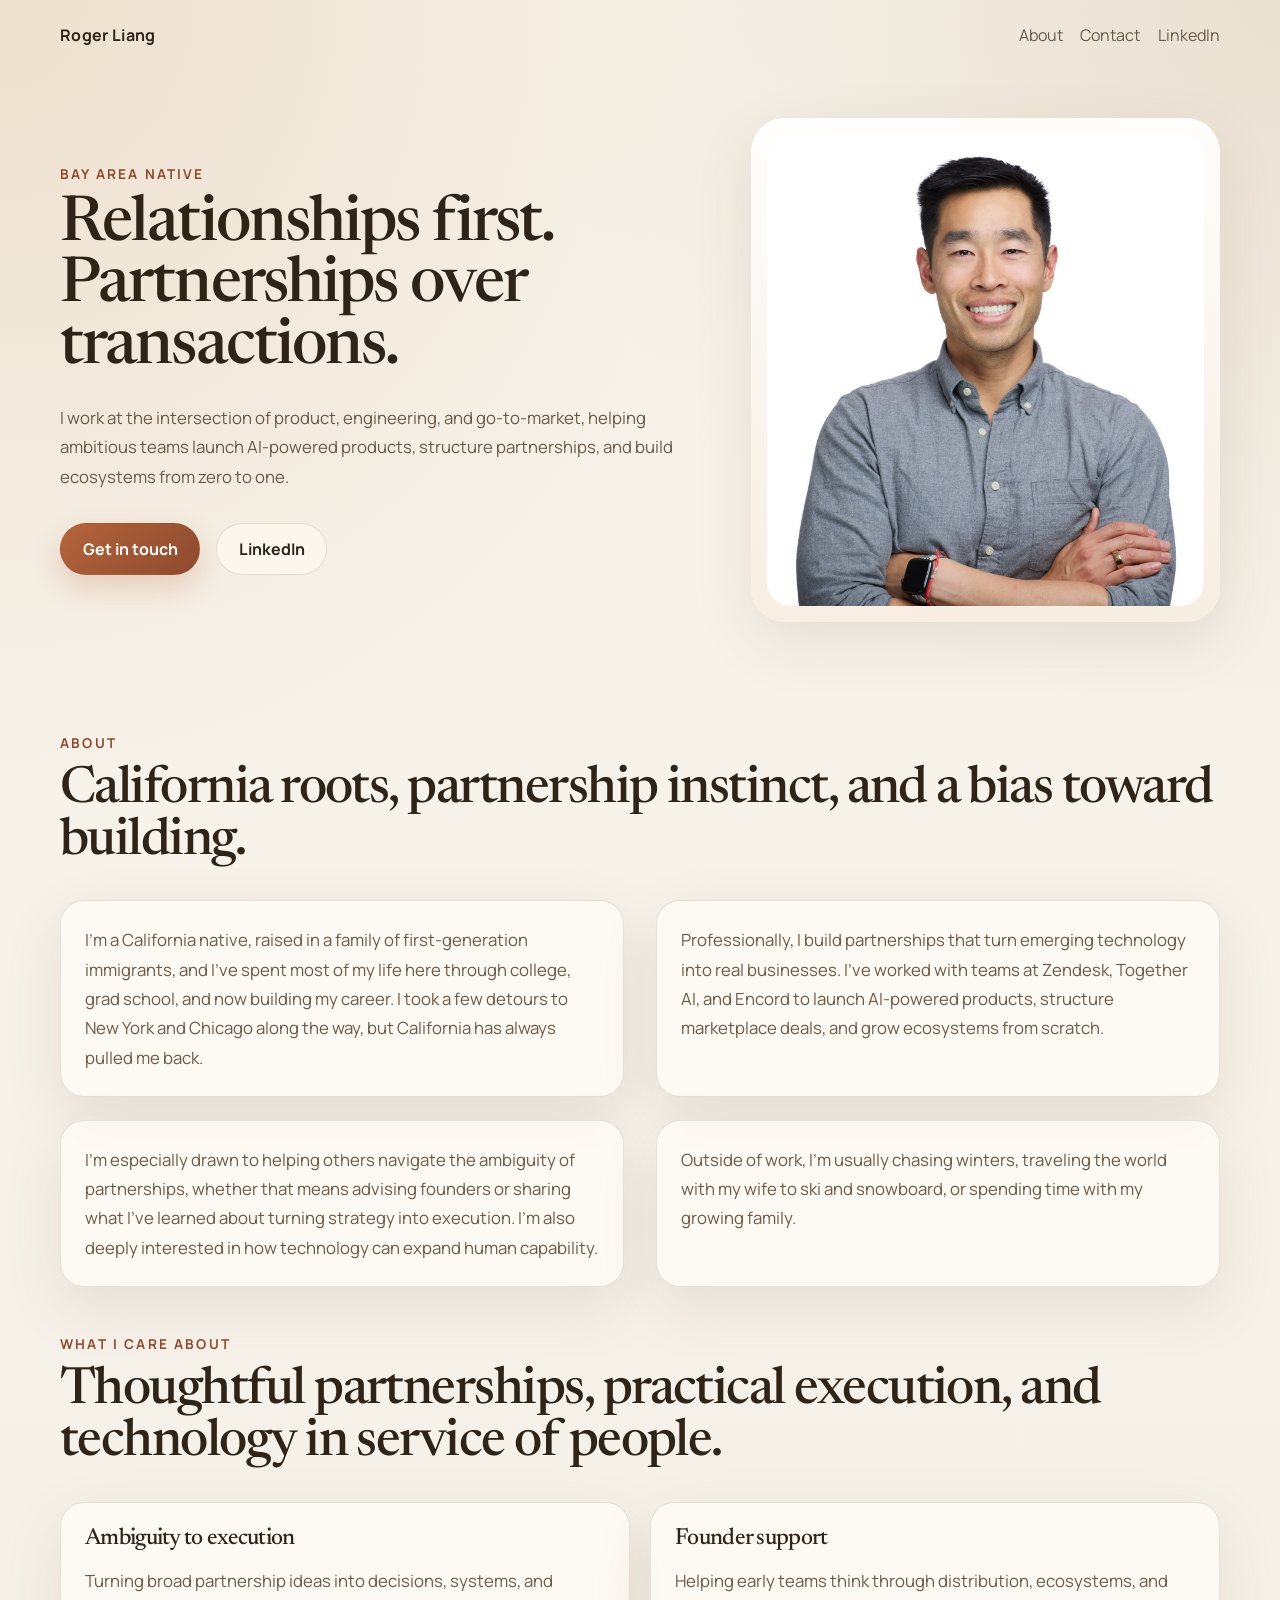
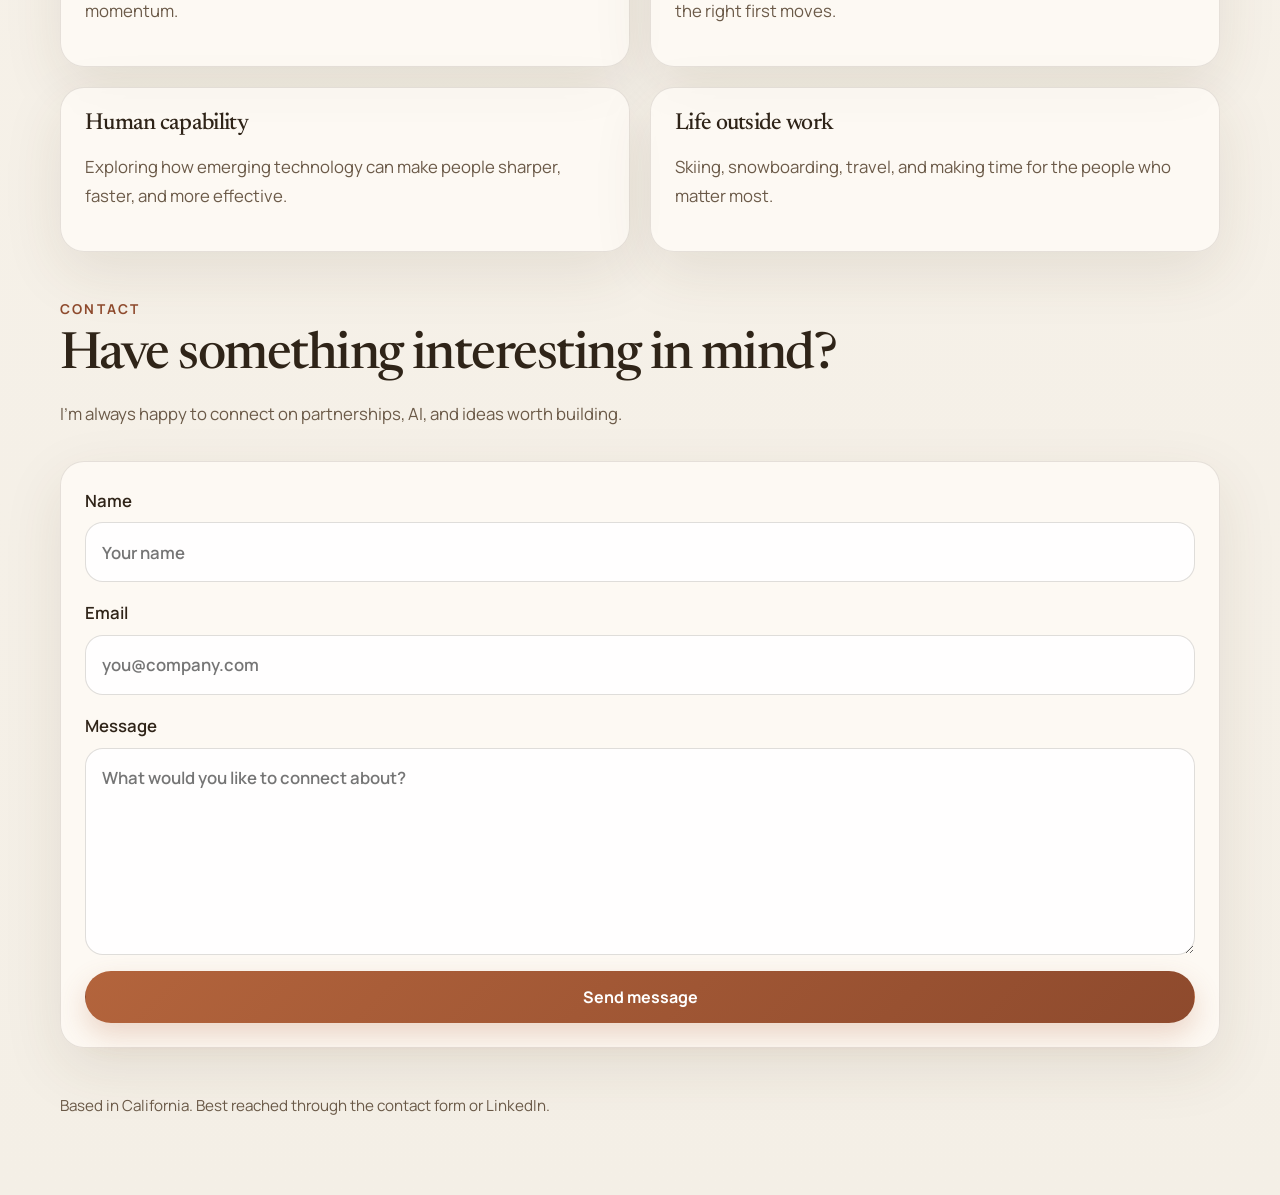
<file: index.html>
<!DOCTYPE html>
<html lang="en">
  <head>
    <meta charset="UTF-8" />
    <meta name="viewport" content="width=device-width, initial-scale=1.0" />
    <title>Roger Liang | Bay Area Native</title>
    <meta
      name="description"
      content="Roger Liang builds partnerships that turn emerging technology into real businesses."
    />
    <link rel="icon" type="image/svg+xml" href="./assets/favicon.svg" />
    <link rel="shortcut icon" href="./assets/favicon.svg" />
    <link rel="preconnect" href="https://fonts.googleapis.com" />
    <link rel="preconnect" href="https://fonts.gstatic.com" crossorigin />
    <link
      href="https://fonts.googleapis.com/css2?family=Manrope:wght@400;500;600;700&family=Newsreader:opsz,wght@6..72,400;6..72,500;6..72,600&display=swap"
      rel="stylesheet"
    />
    <link rel="stylesheet" href="./styles.css" />
  </head>
  <body>
    <div class="page-shell">
      <header class="site-header">
        <a class="brand" href="#top">Roger Liang</a>
        <nav class="site-nav" aria-label="Primary">
          <a href="#about">About</a>
          <a href="#contact">Contact</a>
          <a href="https://linkedin.com/in/rogerliang" target="_blank" rel="noreferrer">
            LinkedIn
          </a>
        </nav>
      </header>

      <main id="top">
        <section class="hero">
          <div class="hero-copy">
            <p class="eyebrow">Bay Area Native</p>
            <h1>Relationships first. Partnerships over transactions.</h1>
            <p class="lede">
              I work at the intersection of product, engineering, and go-to-market,
              helping ambitious teams launch AI-powered products, structure partnerships,
              and build ecosystems from zero to one.
            </p>
            <div class="hero-actions">
              <a class="button button-primary" href="#contact">Get in touch</a>
              <a
                class="button button-secondary"
                href="https://linkedin.com/in/rogerliang"
                target="_blank"
                rel="noreferrer"
              >
                LinkedIn
              </a>
            </div>
          </div>

          <figure class="hero-photo">
            <img src="./assets/headshot.jpeg" alt="Portrait of Roger Liang smiling." />
          </figure>
        </section>

        <section class="section section-story" id="about">
          <div class="section-heading">
            <p class="section-label">About</p>
            <h2>California roots, partnership instinct, and a bias toward building.</h2>
          </div>
          <div class="story-grid">
            <p>
              I’m a California native, raised in a family of first-generation immigrants,
              and I’ve spent most of my life here through college, grad school, and now
              building my career. I took a few detours to New York and Chicago along the
              way, but California has always pulled me back.
            </p>
            <p>
              Professionally, I build partnerships that turn emerging technology into real
              businesses. I’ve worked with teams at Zendesk, Together AI, and Encord to
              launch AI-powered products, structure marketplace deals, and grow ecosystems
              from scratch.
            </p>
            <p>
              I’m especially drawn to helping others navigate the ambiguity of partnerships,
              whether that means advising founders or sharing what I’ve learned about
              turning strategy into execution. I’m also deeply interested in how technology
              can expand human capability.
            </p>
            <p>
              Outside of work, I’m usually chasing winters, traveling the world with my
              wife to ski and snowboard, or spending time with my growing family.
            </p>
          </div>
        </section>

        <section class="section section-values">
          <div class="section-heading">
            <p class="section-label">What I Care About</p>
            <h2>Thoughtful partnerships, practical execution, and technology in service of people.</h2>
          </div>

          <div class="values-grid">
            <div class="value-card">
              <h3>Ambiguity to execution</h3>
              <p>Turning broad partnership ideas into decisions, systems, and momentum.</p>
            </div>
            <div class="value-card">
              <h3>Founder support</h3>
              <p>Helping early teams think through distribution, ecosystems, and the right first moves.</p>
            </div>
            <div class="value-card">
              <h3>Human capability</h3>
              <p>Exploring how emerging technology can make people sharper, faster, and more effective.</p>
            </div>
            <div class="value-card">
              <h3>Life outside work</h3>
              <p>Skiing, snowboarding, travel, and making time for the people who matter most.</p>
            </div>
          </div>
        </section>

        <section class="section section-contact" id="contact">
          <div class="section-heading">
            <p class="section-label">Contact</p>
            <h2>Have something interesting in mind?</h2>
            <p class="contact-intro">
              I’m always happy to connect on partnerships, AI, and ideas worth building.
            </p>
          </div>

          <div class="contact-card">
            <p class="form-status" id="form-status" hidden>
              Thanks for reaching out. Your message is on its way.
            </p>
            <form
              action="https://formsubmit.co/roger@rogerliang.com"
              method="POST"
              class="contact-form"
            >
              <input type="hidden" name="_subject" value="New message from rogerliang.com" />
              <input type="hidden" name="_captcha" value="false" />
              <input type="hidden" name="_template" value="table" />
              <input type="hidden" name="_next" value="https://rogerliang.com/?message=sent" />

              <label>
                Name
                <input type="text" name="name" placeholder="Your name" autocomplete="name" required />
              </label>

              <label>
                Email
                <input
                  type="email"
                  name="email"
                  placeholder="you@company.com"
                  autocomplete="email"
                  required
                />
              </label>

              <label>
                Message
                <textarea
                  name="message"
                  rows="6"
                  placeholder="What would you like to connect about?"
                  required
                ></textarea>
              </label>

              <button class="button button-primary button-full" type="submit">
                Send message
              </button>
            </form>
          </div>
        </section>
      </main>

      <footer class="site-footer">
        <p>Based in California. Best reached through the contact form or LinkedIn.</p>
      </footer>
    </div>

    <script>
      const status = document.getElementById("form-status");
      const params = new URLSearchParams(window.location.search);

      if (params.get("message") === "sent" && status) {
        status.hidden = false;
      }
    </script>
  </body>
</html>
</file>
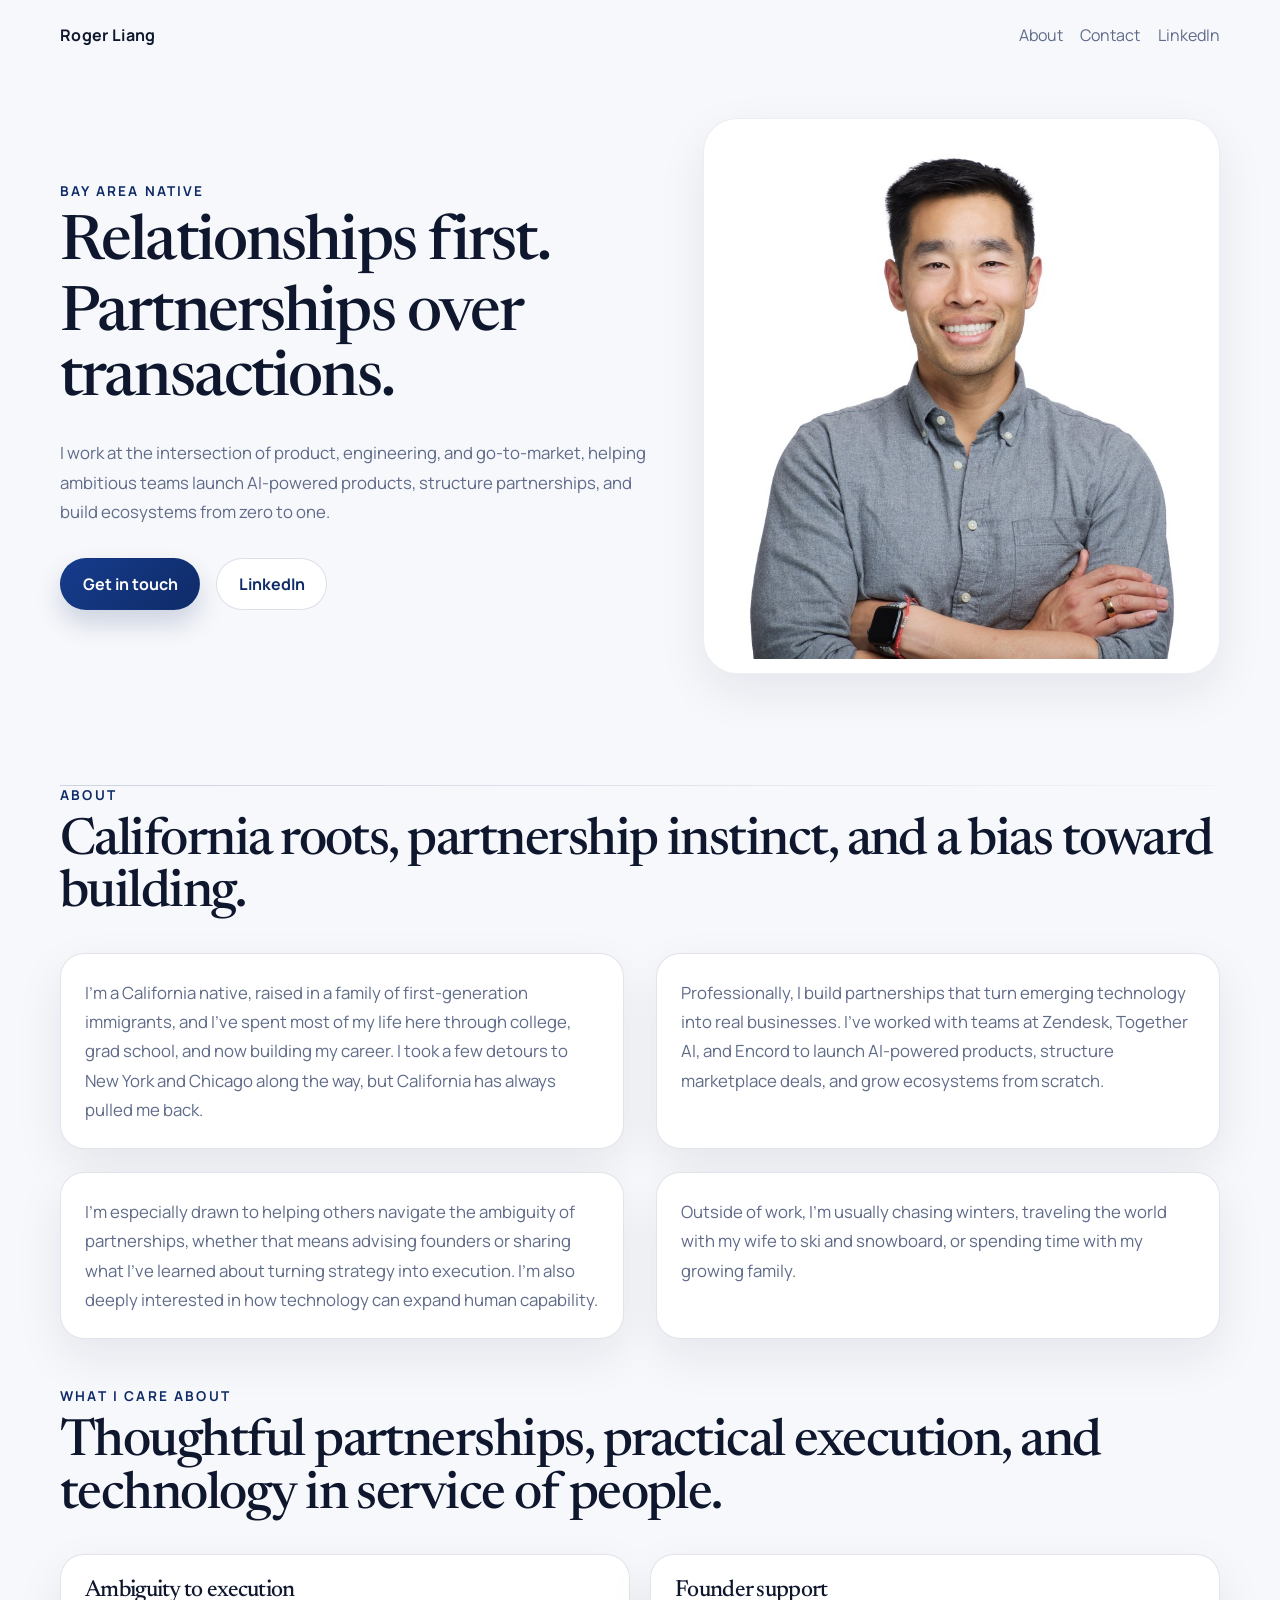
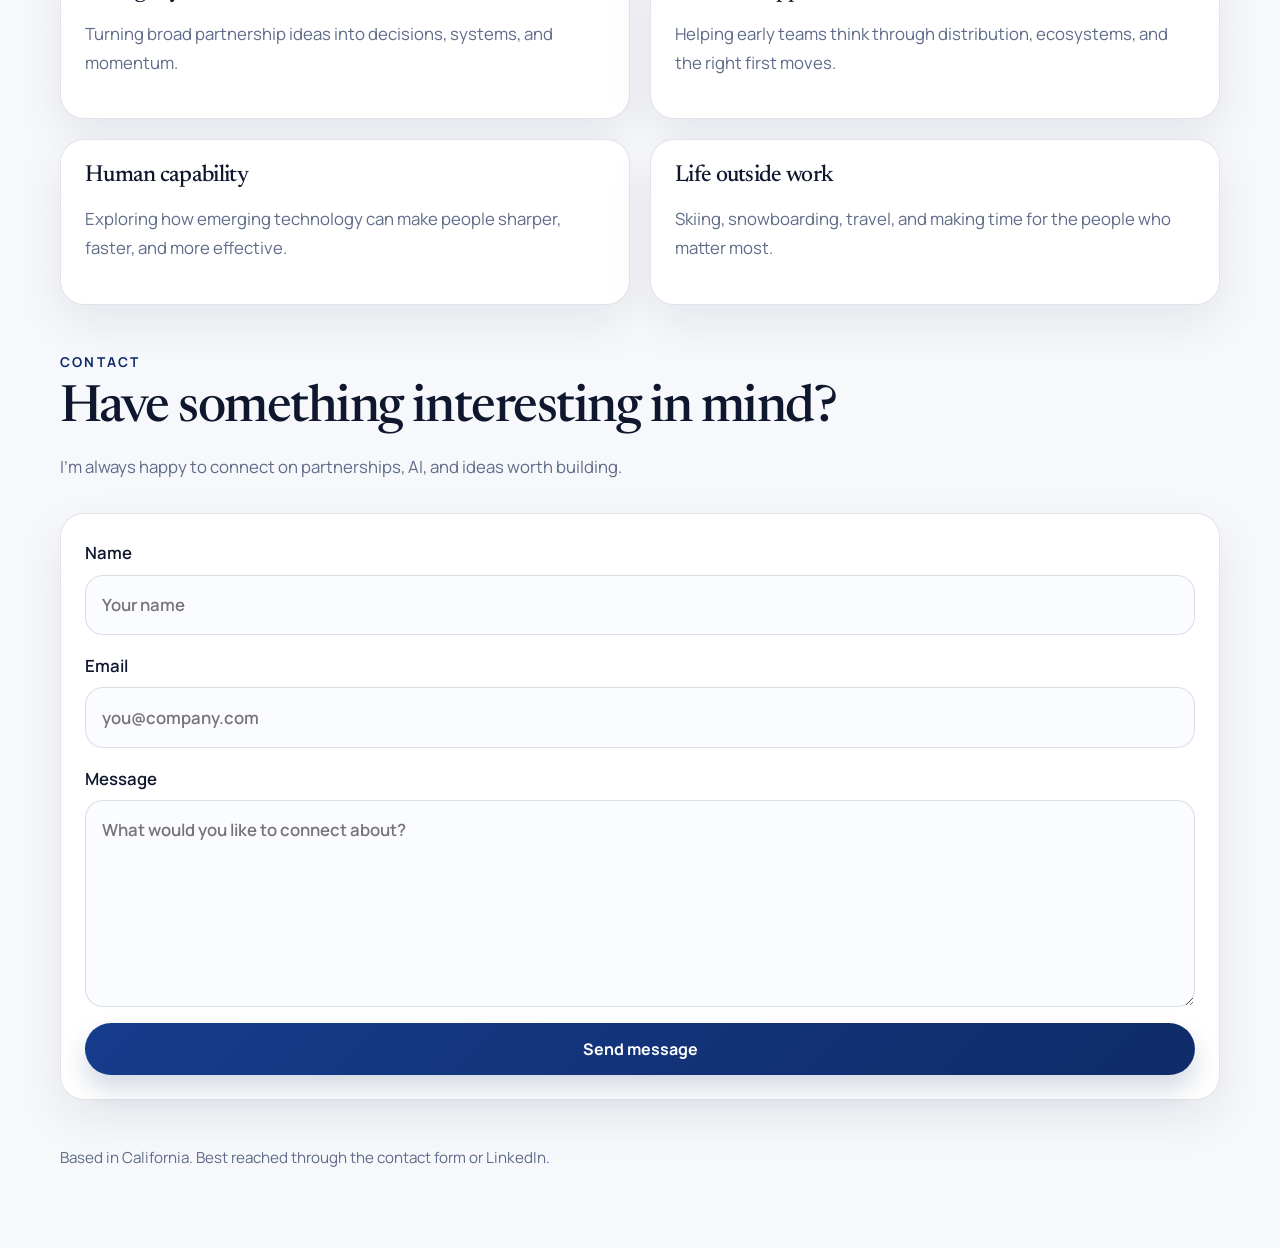
<file: index-blue.html>
<!DOCTYPE html>
<html lang="en">
  <head>
    <meta charset="UTF-8" />
    <meta name="viewport" content="width=device-width, initial-scale=1.0" />
    <title>Roger Liang | Bay Area Native</title>
    <meta
      name="description"
      content="Roger Liang builds partnerships that turn emerging technology into real businesses."
    />
    <link rel="icon" type="image/svg+xml" href="./assets/favicon.svg" />
    <link rel="shortcut icon" href="./assets/favicon.svg" />
    <link rel="preconnect" href="https://fonts.googleapis.com" />
    <link rel="preconnect" href="https://fonts.gstatic.com" crossorigin />
    <link
      href="https://fonts.googleapis.com/css2?family=Manrope:wght@400;500;600;700&family=Newsreader:opsz,wght@6..72,400;6..72,500;6..72,600&display=swap"
      rel="stylesheet"
    />
    <link rel="stylesheet" href="./styles-blue.css" />
  </head>
  <body>
    <div class="page-shell">
      <header class="site-header">
        <a class="brand" href="#top">Roger Liang</a>
        <nav class="site-nav" aria-label="Primary">
          <a href="#about">About</a>
          <a href="#contact">Contact</a>
          <a href="https://linkedin.com/in/rogerliang" target="_blank" rel="noreferrer">
            LinkedIn
          </a>
        </nav>
      </header>

      <main id="top">
        <section class="hero">
          <div class="hero-copy">
            <p class="eyebrow">Bay Area Native</p>
            <h1>
              <span class="headline-line">Relationships first.</span>
              <span class="headline-line">Partnerships over transactions.</span>
            </h1>
            <p class="lede">
              I work at the intersection of product, engineering, and go-to-market,
              helping ambitious teams launch AI-powered products, structure partnerships,
              and build ecosystems from zero to one.
            </p>
            <div class="hero-actions">
              <a class="button button-primary" href="#contact">Get in touch</a>
              <a
                class="button button-secondary"
                href="https://linkedin.com/in/rogerliang"
                target="_blank"
                rel="noreferrer"
              >
                LinkedIn
              </a>
            </div>
          </div>

          <figure class="hero-photo">
            <img src="./assets/headshot.jpeg" alt="Portrait of Roger Liang smiling." />
          </figure>
        </section>

        <section class="section section-story" id="about">
          <div class="section-heading">
            <p class="section-label">About</p>
            <h2>California roots, partnership instinct, and a bias toward building.</h2>
          </div>
          <div class="story-grid">
            <p>
              I’m a California native, raised in a family of first-generation immigrants,
              and I’ve spent most of my life here through college, grad school, and now
              building my career. I took a few detours to New York and Chicago along the
              way, but California has always pulled me back.
            </p>
            <p>
              Professionally, I build partnerships that turn emerging technology into real
              businesses. I’ve worked with teams at Zendesk, Together AI, and Encord to
              launch AI-powered products, structure marketplace deals, and grow ecosystems
              from scratch.
            </p>
            <p>
              I’m especially drawn to helping others navigate the ambiguity of partnerships,
              whether that means advising founders or sharing what I’ve learned about
              turning strategy into execution. I’m also deeply interested in how technology
              can expand human capability.
            </p>
            <p>
              Outside of work, I’m usually chasing winters, traveling the world with my
              wife to ski and snowboard, or spending time with my growing family.
            </p>
          </div>
        </section>

        <section class="section section-values">
          <div class="section-heading">
            <p class="section-label">What I Care About</p>
            <h2>Thoughtful partnerships, practical execution, and technology in service of people.</h2>
          </div>

          <div class="values-grid">
            <div class="value-card">
              <h3>Ambiguity to execution</h3>
              <p>Turning broad partnership ideas into decisions, systems, and momentum.</p>
            </div>
            <div class="value-card">
              <h3>Founder support</h3>
              <p>Helping early teams think through distribution, ecosystems, and the right first moves.</p>
            </div>
            <div class="value-card">
              <h3>Human capability</h3>
              <p>Exploring how emerging technology can make people sharper, faster, and more effective.</p>
            </div>
            <div class="value-card">
              <h3>Life outside work</h3>
              <p>Skiing, snowboarding, travel, and making time for the people who matter most.</p>
            </div>
          </div>
        </section>

        <section class="section section-contact" id="contact">
          <div class="section-heading">
            <p class="section-label">Contact</p>
            <h2>Have something interesting in mind?</h2>
            <p class="contact-intro">
              I’m always happy to connect on partnerships, AI, and ideas worth building.
            </p>
          </div>

          <div class="contact-card">
            <p class="form-status" id="form-status" hidden>
              Thanks for reaching out. Your message is on its way.
            </p>
            <form
              action="https://formsubmit.co/roger@rogerliang.com"
              method="POST"
              class="contact-form"
            >
              <input type="hidden" name="_subject" value="New message from rogerliang.com" />
              <input type="hidden" name="_captcha" value="false" />
              <input type="hidden" name="_template" value="table" />
              <input type="hidden" name="_next" value="https://rogerliang.com/?message=sent" />

              <label>
                Name
                <input type="text" name="name" placeholder="Your name" autocomplete="name" required />
              </label>

              <label>
                Email
                <input
                  type="email"
                  name="email"
                  placeholder="you@company.com"
                  autocomplete="email"
                  required
                />
              </label>

              <label>
                Message
                <textarea
                  name="message"
                  rows="6"
                  placeholder="What would you like to connect about?"
                  required
                ></textarea>
              </label>

              <button class="button button-primary button-full" type="submit">
                Send message
              </button>
            </form>
          </div>
        </section>
      </main>

      <footer class="site-footer">
        <p>Based in California. Best reached through the contact form or LinkedIn.</p>
      </footer>
    </div>

    <script>
      const status = document.getElementById("form-status");
      const params = new URLSearchParams(window.location.search);

      if (params.get("message") === "sent" && status) {
        status.hidden = false;
      }
    </script>
  </body>
</html>
</file>
<file: styles.css>
:root {
  --bg: #f4efe6;
  --surface: rgba(255, 252, 247, 0.78);
  --surface-strong: #fffaf2;
  --border: rgba(58, 45, 31, 0.12);
  --text: #2f2418;
  --muted: #6b5a48;
  --accent: #b3643c;
  --accent-deep: #8e4a2d;
  --shadow: 0 20px 60px rgba(79, 58, 34, 0.1);
  --radius: 24px;
  --max-width: 1160px;
}

* {
  box-sizing: border-box;
}

html {
  scroll-behavior: smooth;
}

body {
  margin: 0;
  font-family: "Manrope", sans-serif;
  color: var(--text);
  background:
    radial-gradient(circle at top left, rgba(211, 176, 132, 0.28), transparent 26%),
    radial-gradient(circle at top right, rgba(170, 139, 96, 0.18), transparent 24%),
    linear-gradient(180deg, #f8f3eb 0%, var(--bg) 100%);
  min-height: 100vh;
}

img {
  display: block;
  max-width: 100%;
}

a {
  color: inherit;
}

.page-shell {
  width: min(calc(100% - 2rem), var(--max-width));
  margin: 0 auto;
  padding-bottom: 4rem;
}

.site-header {
  display: flex;
  align-items: center;
  justify-content: space-between;
  gap: 1rem;
  padding: 1.5rem 0;
}

.brand,
.site-nav a {
  text-decoration: none;
}

.brand {
  font-weight: 700;
  letter-spacing: 0.02em;
}

.site-nav {
  display: flex;
  flex-wrap: wrap;
  gap: 1.1rem;
  color: var(--muted);
}

.hero,
.section,
.contact-card,
.quote-card,
.value-card {
  animation: rise 700ms ease both;
}

.hero {
  display: grid;
  grid-template-columns: 1.25fr 0.9fr;
  gap: 2.5rem;
  align-items: center;
  padding: 3rem 0 5rem;
}

.eyebrow,
.section-label {
  margin: 0 0 0.75rem;
  color: var(--accent-deep);
  font-size: 0.85rem;
  font-weight: 700;
  letter-spacing: 0.16em;
  text-transform: uppercase;
}

h1,
h2,
h3 {
  margin: 0;
  font-family: "Newsreader", serif;
  font-weight: 500;
  letter-spacing: -0.03em;
}

h1 {
  font-size: clamp(2.7rem, 4.9vw, 4.9rem);
  line-height: 0.98;
  max-width: 13ch;
}

h2 {
  font-size: clamp(2rem, 4vw, 3.25rem);
  line-height: 1.02;
}

h3 {
  font-size: 1.45rem;
  margin-bottom: 0.75rem;
}

.lede,
.story-grid p,
.quote-text,
.value-card p,
.contact-intro,
label,
input,
textarea,
button {
  font-size: 1.05rem;
  line-height: 1.75;
}

.lede {
  max-width: 62ch;
  color: var(--muted);
  margin: 1.5rem 0 0;
}

.hero-actions {
  display: flex;
  flex-wrap: wrap;
  gap: 1rem;
  margin-top: 2rem;
}

.button {
  display: inline-flex;
  align-items: center;
  justify-content: center;
  min-height: 3.25rem;
  padding: 0.85rem 1.35rem;
  border-radius: 999px;
  border: 1px solid transparent;
  text-decoration: none;
  font-weight: 700;
  transition:
    transform 180ms ease,
    background 180ms ease,
    border-color 180ms ease;
}

.button:hover,
.button:focus-visible {
  transform: translateY(-1px);
}

.button-primary {
  color: #fff;
  background: linear-gradient(135deg, var(--accent), var(--accent-deep));
  box-shadow: 0 12px 28px rgba(179, 100, 60, 0.24);
}

.button-secondary {
  border-color: var(--border);
  background: rgba(255, 250, 242, 0.72);
}

.button-full {
  width: 100%;
  cursor: pointer;
}

.hero-photo {
  margin: 0;
  padding: 1rem;
  border-radius: calc(var(--radius) + 10px);
  background: linear-gradient(180deg, rgba(255, 255, 255, 0.9), rgba(247, 237, 224, 0.9));
  box-shadow: var(--shadow);
}

.hero-photo img {
  width: 100%;
  aspect-ratio: 1 / 1.08;
  object-fit: cover;
  border-radius: var(--radius);
}

.section {
  padding: 2rem 0 1rem;
}

.section-heading {
  margin-bottom: 2rem;
}

.section-quote {
  margin: 1rem 0 0;
  font-family: "Newsreader", serif;
  font-size: clamp(1.4rem, 2.5vw, 2rem);
  line-height: 1.3;
  color: var(--accent-deep);
  max-width: 34ch;
}

.story-grid {
  display: grid;
  grid-template-columns: repeat(2, minmax(0, 1fr));
  gap: 1.4rem 2rem;
}

.story-grid p,
.quote-card,
.value-card,
.contact-card {
  margin: 0;
  padding: 1.5rem;
  border: 1px solid var(--border);
  border-radius: var(--radius);
  background: var(--surface);
  backdrop-filter: blur(16px);
  box-shadow: var(--shadow);
}

.story-grid p,
.value-card p,
.contact-intro {
  color: var(--muted);
}

.values-grid {
  display: grid;
  grid-template-columns: repeat(2, minmax(0, 1fr));
  gap: 1.25rem;
}

.section-contact {
  padding-bottom: 0;
}

.contact-card {
  width: 100%;
}

.contact-form {
  display: grid;
  gap: 1rem;
}

.form-status {
  margin: 0 0 1rem;
  padding: 0.9rem 1rem;
  border-radius: 16px;
  background: rgba(183, 222, 194, 0.45);
  border: 1px solid rgba(84, 130, 97, 0.22);
  color: #31553b;
}

label {
  display: grid;
  gap: 0.45rem;
  font-weight: 600;
}

input,
textarea,
button {
  font: inherit;
}

input,
textarea {
  width: 100%;
  border: 1px solid rgba(58, 45, 31, 0.16);
  border-radius: 18px;
  background: rgba(255, 255, 255, 0.85);
  padding: 0.9rem 1rem;
  color: var(--text);
}

input:focus,
textarea:focus {
  outline: 2px solid rgba(179, 100, 60, 0.2);
  border-color: var(--accent);
}

.site-footer {
  padding: 2rem 0 0;
  color: var(--muted);
  font-size: 0.95rem;
}

@keyframes rise {
  from {
    opacity: 0;
    transform: translateY(18px);
  }
  to {
    opacity: 1;
    transform: translateY(0);
  }
}

@media (max-width: 900px) {
  .site-header,
  .hero,
  .story-grid,
  .values-grid {
    grid-template-columns: 1fr;
  }

  .site-header {
    display: grid;
    justify-content: stretch;
  }

  .hero {
    padding-top: 1.5rem;
  }
}

@media (max-width: 640px) {
  .page-shell {
    width: min(calc(100% - 1.25rem), var(--max-width));
  }

  .site-nav {
    gap: 0.85rem;
    font-size: 0.95rem;
  }

  h1 {
    max-width: 11ch;
  }

  .story-grid p,
  .value-card,
  .contact-card {
    padding: 1.15rem;
  }
}
</file>
<file: styles-blue.css>
:root {
  --bg: #f7f8fb;
  --surface: #ffffff;
  --border: rgba(21, 39, 86, 0.12);
  --text: #1d2745;
  --muted: #5f6b89;
  --accent: #163c8c;
  --accent-deep: #0f2b68;
  --accent-soft: #e7eefb;
  --ink-dark: #0f172e;
  --shadow: 0 18px 48px rgba(17, 31, 68, 0.08);
  --radius: 24px;
  --max-width: 1160px;
}

* {
  box-sizing: border-box;
}

html {
  scroll-behavior: smooth;
}

body {
  margin: 0;
  font-family: "Manrope", sans-serif;
  color: var(--text);
  background: var(--bg);
  min-height: 100vh;
}

img {
  display: block;
  max-width: 100%;
}

a {
  color: inherit;
}

.page-shell {
  width: min(calc(100% - 2rem), var(--max-width));
  margin: 0 auto;
  padding-bottom: 4rem;
}

.site-header {
  display: flex;
  align-items: center;
  justify-content: space-between;
  gap: 1rem;
  padding: 1.5rem 0;
}

.brand,
.site-nav a {
  text-decoration: none;
}

.brand {
  font-weight: 700;
  letter-spacing: 0.02em;
  color: var(--ink-dark);
}

.site-nav {
  display: flex;
  flex-wrap: wrap;
  gap: 1.1rem;
  color: var(--muted);
}

.site-nav a:hover,
.site-nav a:focus-visible {
  color: var(--accent);
}

.hero,
.section,
.contact-card,
.value-card {
  animation: rise 700ms ease both;
}

.hero {
  display: grid;
  grid-template-columns: 1.1fr 0.95fr;
  gap: 2.75rem;
  align-items: center;
  padding: 3rem 0 5rem;
  position: relative;
}

.hero::before {
  content: "";
  position: absolute;
  inset: auto 0 -2rem 0;
  height: 1px;
  background: linear-gradient(90deg, rgba(15, 43, 104, 0.18), rgba(15, 43, 104, 0.02));
}

.eyebrow,
.section-label {
  margin: 0 0 0.75rem;
  color: var(--accent-deep);
  font-size: 0.85rem;
  font-weight: 700;
  letter-spacing: 0.16em;
  text-transform: uppercase;
}

h1,
h2,
h3 {
  margin: 0;
  font-family: "Newsreader", serif;
  font-weight: 500;
  letter-spacing: -0.03em;
}

h1 {
  font-size: clamp(2.7rem, 4.85vw, 4.8rem);
  line-height: 1.06;
  max-width: none;
  color: var(--ink-dark);
}

.headline-line {
  display: block;
}

.headline-line:first-child {
  white-space: nowrap;
}

.headline-line + .headline-line {
  margin-top: 0.08em;
}

h2 {
  font-size: clamp(2rem, 4vw, 3.25rem);
  line-height: 1.02;
  color: var(--ink-dark);
}

h3 {
  font-size: 1.45rem;
  margin-bottom: 0.75rem;
  color: var(--ink-dark);
}

.lede,
.story-grid p,
.value-card p,
.contact-intro,
label,
input,
textarea,
button {
  font-size: 1.05rem;
  line-height: 1.75;
}

.lede {
  max-width: 62ch;
  color: var(--muted);
  margin: 1.5rem 0 0;
}

.hero-actions {
  display: flex;
  flex-wrap: wrap;
  gap: 1rem;
  margin-top: 2rem;
}

.button {
  display: inline-flex;
  align-items: center;
  justify-content: center;
  min-height: 3.25rem;
  padding: 0.85rem 1.35rem;
  border-radius: 999px;
  border: 1px solid transparent;
  text-decoration: none;
  font-weight: 700;
  transition:
    transform 180ms ease,
    background 180ms ease,
    border-color 180ms ease,
    box-shadow 180ms ease;
}

.button:hover,
.button:focus-visible {
  transform: translateY(-1px);
}

.button-primary {
  color: #fff;
  background: linear-gradient(135deg, var(--accent), var(--accent-deep));
  box-shadow: 0 14px 26px rgba(15, 43, 104, 0.18);
}

.button-secondary {
  border-color: rgba(21, 39, 86, 0.14);
  background: var(--surface);
  color: var(--accent-deep);
}

.button-full {
  width: 100%;
  cursor: pointer;
}

.hero-photo {
  margin: 0;
  padding: 0.9rem;
  border-radius: calc(var(--radius) + 10px);
  background: var(--surface);
  box-shadow: var(--shadow);
  border: 1px solid rgba(21, 39, 86, 0.08);
}

.hero-photo img {
  width: 100%;
  aspect-ratio: 1 / 1.08;
  object-fit: cover;
  border-radius: var(--radius);
}

.section {
  padding: 2rem 0 1rem;
}

.section-heading {
  margin-bottom: 2rem;
}

.story-grid {
  display: grid;
  grid-template-columns: repeat(2, minmax(0, 1fr));
  gap: 1.4rem 2rem;
}

.story-grid p,
.value-card,
.contact-card {
  margin: 0;
  padding: 1.5rem;
  border: 1px solid var(--border);
  border-radius: var(--radius);
  background: var(--surface);
  box-shadow: var(--shadow);
}

.story-grid p,
.value-card p,
.contact-intro {
  color: var(--muted);
}

.values-grid {
  display: grid;
  grid-template-columns: repeat(2, minmax(0, 1fr));
  gap: 1.25rem;
}

.section-contact {
  padding-bottom: 0;
}

.contact-card {
  width: 100%;
}

.contact-form {
  display: grid;
  gap: 1rem;
}

.form-status {
  margin: 0 0 1rem;
  padding: 0.9rem 1rem;
  border-radius: 16px;
  background: #eef7f1;
  border: 1px solid rgba(80, 170, 130, 0.18);
  color: #21543d;
}

label {
  display: grid;
  gap: 0.45rem;
  font-weight: 600;
  color: var(--ink-dark);
}

input,
textarea,
button {
  font: inherit;
}

input,
textarea {
  width: 100%;
  border: 1px solid rgba(21, 39, 86, 0.14);
  border-radius: 18px;
  background: #fbfcff;
  padding: 0.9rem 1rem;
  color: var(--text);
}

input:focus,
textarea:focus {
  outline: 2px solid rgba(22, 60, 140, 0.14);
  border-color: var(--accent);
}

.site-footer {
  padding: 2rem 0 0;
  color: var(--muted);
  font-size: 0.95rem;
}

@keyframes rise {
  from {
    opacity: 0;
    transform: translateY(18px);
  }
  to {
    opacity: 1;
    transform: translateY(0);
  }
}

@media (max-width: 900px) {
  .site-header,
  .hero,
  .story-grid,
  .values-grid {
    grid-template-columns: 1fr;
  }

  .site-header {
    display: grid;
    justify-content: stretch;
  }

  .hero {
    padding-top: 1.5rem;
  }
}

@media (max-width: 640px) {
  .page-shell {
    width: min(calc(100% - 1.25rem), var(--max-width));
  }

  .site-nav {
    gap: 0.85rem;
    font-size: 0.95rem;
  }

  .story-grid p,
  .value-card,
  .contact-card {
    padding: 1.15rem;
  }

  .headline-line + .headline-line {
    margin-top: 0;
  }
}
</file>
